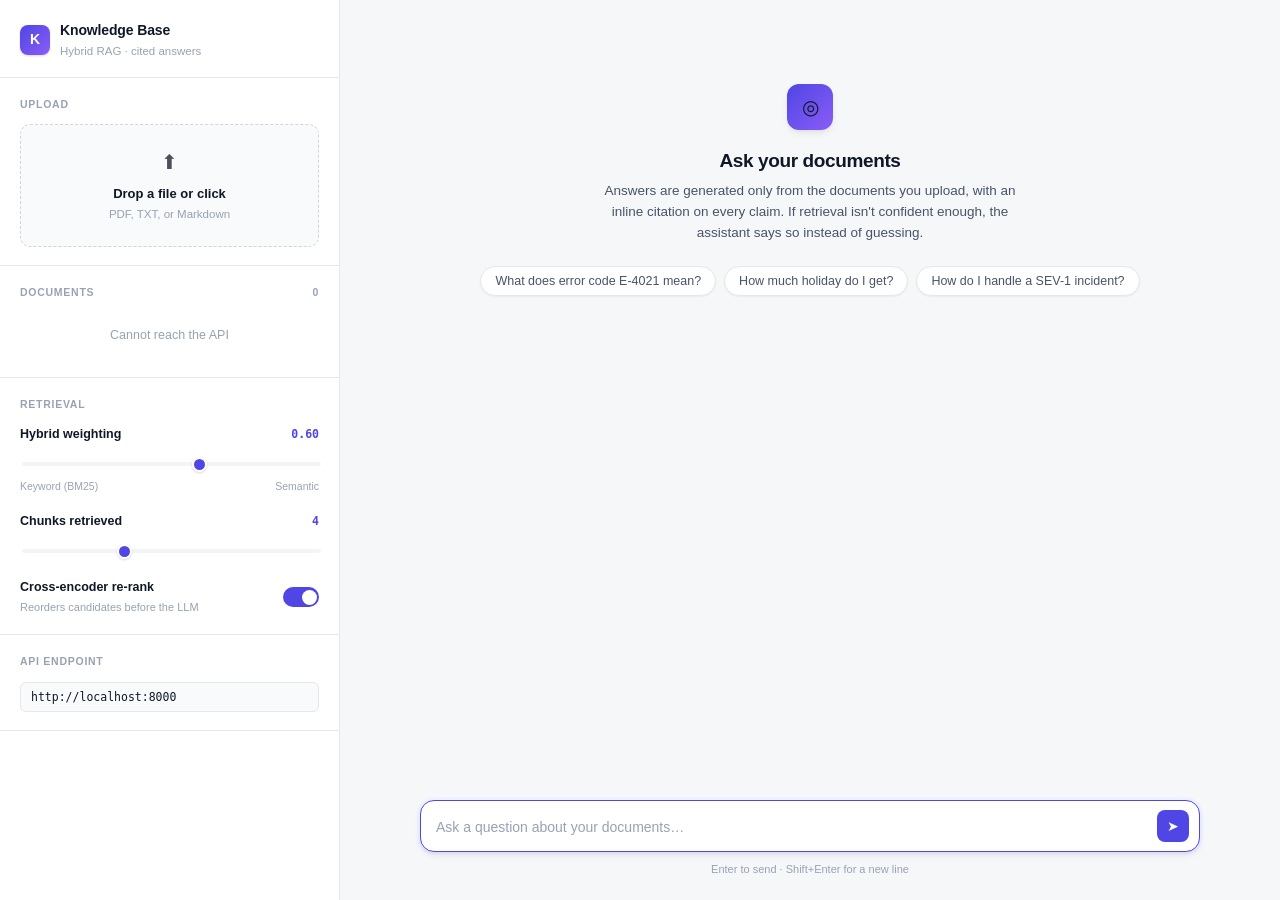
<file: frontend/index.html>
<!doctype html>
<html lang="en">
<head>
<meta charset="UTF-8" />
<meta name="viewport" content="width=device-width, initial-scale=1" />
<title>Knowledge Base — Hybrid RAG</title>
<style>
/* ============================================================
   Design tokens
   ============================================================ */
:root {
  --bg:            #f6f7f9;
  --surface:       #ffffff;
  --surface-2:     #f9fafb;
  --surface-3:     #f2f4f7;
  --border:        #e4e7ec;
  --border-strong: #d0d5dd;

  --text:          #101828;
  --text-2:        #475467;
  --text-3:        #98a2b3;

  --accent:        #4f46e5;
  --accent-hover:  #4338ca;
  --accent-soft:   #eef2ff;
  --accent-border: #c7d2fe;

  --success:       #059669;
  --success-soft:  #ecfdf5;
  --warn:          #b54708;
  --warn-soft:     #fffaeb;
  --warn-border:   #fedf89;
  --danger:        #d92d20;
  --danger-soft:   #fef3f2;

  --radius-sm: 6px;
  --radius:    10px;
  --radius-lg: 14px;

  --shadow-xs: 0 1px 2px rgba(16,24,40,.05);
  --shadow-sm: 0 1px 3px rgba(16,24,40,.10), 0 1px 2px rgba(16,24,40,.06);
  --shadow-md: 0 4px 8px -2px rgba(16,24,40,.10), 0 2px 4px -2px rgba(16,24,40,.06);
  --shadow-lg: 0 12px 16px -4px rgba(16,24,40,.08), 0 4px 6px -2px rgba(16,24,40,.03);

  --sans: -apple-system, BlinkMacSystemFont, 'Segoe UI', Inter, Roboto, sans-serif;
  --mono: ui-monospace, SFMono-Regular, 'SF Mono', Menlo, monospace;
}

@media (prefers-color-scheme: dark) {
  :root {
    --bg:            #0c0e12;
    --surface:       #15181e;
    --surface-2:     #1a1e26;
    --surface-3:     #22262f;
    --border:        #262b34;
    --border-strong: #343a45;

    --text:          #f5f6f7;
    --text-2:        #a3aab8;
    --text-3:        #6b7280;

    --accent:        #7c74ff;
    --accent-hover:  #948dff;
    --accent-soft:   #1e1b4b;
    --accent-border: #3730a3;

    --success:       #34d399;
    --success-soft:  #052e22;
    --warn:          #fdb022;
    --warn-soft:     #2b1d05;
    --warn-border:   #5c3d09;
    --danger:        #f97066;
    --danger-soft:   #2d1210;

    --shadow-xs: 0 1px 2px rgba(0,0,0,.30);
    --shadow-sm: 0 1px 3px rgba(0,0,0,.40);
    --shadow-md: 0 4px 8px -2px rgba(0,0,0,.45);
    --shadow-lg: 0 12px 16px -4px rgba(0,0,0,.50);
  }
}

* { box-sizing: border-box; }

html, body {
  height: 100%;
  margin: 0;
}

body {
  background: var(--bg);
  color: var(--text);
  font-family: var(--sans);
  font-size: 14px;
  line-height: 1.55;
  -webkit-font-smoothing: antialiased;
}

/* ============================================================
   Layout
   ============================================================ */
.app {
  display: grid;
  grid-template-columns: 340px 1fr;
  height: 100vh;
  overflow: hidden;
}

.sidebar {
  background: var(--surface);
  border-right: 1px solid var(--border);
  display: flex;
  flex-direction: column;
  overflow-y: auto;
}

.main {
  display: flex;
  flex-direction: column;
  min-width: 0;
  overflow: hidden;
}

/* ============================================================
   Brand / headers
   ============================================================ */
.brand {
  padding: 20px 20px 16px;
  border-bottom: 1px solid var(--border);
}

.brand-row { display: flex; align-items: center; gap: 10px; }

.brand-mark {
  width: 30px; height: 30px;
  border-radius: 8px;
  background: linear-gradient(135deg, var(--accent), #8b5cf6);
  display: grid; place-items: center;
  color: #fff; font-weight: 700; font-size: 14px;
  box-shadow: var(--shadow-sm);
  flex-shrink: 0;
}

.brand-title { font-size: 14px; font-weight: 650; letter-spacing: -.01em; }
.brand-sub   { font-size: 11.5px; color: var(--text-3); margin-top: 1px; }

.section { padding: 18px 20px; border-bottom: 1px solid var(--border); }

.section-title {
  font-size: 10.5px;
  font-weight: 650;
  text-transform: uppercase;
  letter-spacing: .07em;
  color: var(--text-3);
  margin: 0 0 12px;
  display: flex;
  align-items: center;
  justify-content: space-between;
}

/* ============================================================
   Upload dropzone
   ============================================================ */
.dropzone {
  border: 1.5px dashed var(--border-strong);
  border-radius: var(--radius);
  padding: 22px 16px;
  text-align: center;
  cursor: pointer;
  background: var(--surface-2);
  transition: border-color .15s, background .15s, transform .15s;
}
.dropzone:hover { border-color: var(--accent); background: var(--accent-soft); }
.dropzone.dragging {
  border-color: var(--accent);
  background: var(--accent-soft);
  transform: scale(1.015);
}
.dropzone.busy { pointer-events: none; opacity: .65; }

.dropzone-icon { font-size: 20px; opacity: .75; }
.dropzone-text { font-size: 13px; font-weight: 550; margin-top: 6px; }
.dropzone-hint { font-size: 11.5px; color: var(--text-3); margin-top: 2px; }

/* ============================================================
   Document list
   ============================================================ */
.doc {
  display: flex;
  align-items: center;
  gap: 10px;
  padding: 9px 10px;
  border-radius: var(--radius-sm);
  transition: background .12s;
}
.doc:hover { background: var(--surface-3); }
.doc + .doc { margin-top: 2px; }

.doc-icon {
  width: 26px; height: 26px;
  border-radius: 6px;
  background: var(--surface-3);
  display: grid; place-items: center;
  font-size: 12px;
  flex-shrink: 0;
}
.doc-body { min-width: 0; flex: 1; }
.doc-name {
  font-size: 12.5px; font-weight: 550;
  white-space: nowrap; overflow: hidden; text-overflow: ellipsis;
}
.doc-meta { font-size: 11px; color: var(--text-3); }

.doc-delete {
  opacity: 0;
  border: none; background: none; cursor: pointer;
  color: var(--text-3); font-size: 15px; line-height: 1;
  padding: 4px 6px; border-radius: 5px;
  transition: opacity .12s, color .12s, background .12s;
}
.doc:hover .doc-delete { opacity: 1; }
.doc-delete:hover { color: var(--danger); background: var(--danger-soft); }

.empty {
  font-size: 12.5px; color: var(--text-3);
  text-align: center; padding: 14px 8px;
}

/* ============================================================
   Controls
   ============================================================ */
.control + .control { margin-top: 18px; }

.control-head {
  display: flex; align-items: baseline; justify-content: space-between;
  margin-bottom: 7px;
}
.control-label { font-size: 12.5px; font-weight: 550; }
.control-value {
  font-size: 11.5px; font-family: var(--mono);
  color: var(--accent); font-weight: 600;
}

input[type="range"] {
  width: 100%; height: 4px;
  -webkit-appearance: none; appearance: none;
  background: var(--surface-3);
  border-radius: 999px;
  outline: none;
}
input[type="range"]::-webkit-slider-thumb {
  -webkit-appearance: none; appearance: none;
  width: 15px; height: 15px; border-radius: 50%;
  background: var(--accent);
  border: 2px solid var(--surface);
  box-shadow: var(--shadow-sm);
  cursor: pointer;
}
input[type="range"]::-moz-range-thumb {
  width: 15px; height: 15px; border-radius: 50%;
  background: var(--accent);
  border: 2px solid var(--surface);
  cursor: pointer;
}

.scale {
  display: flex; justify-content: space-between;
  font-size: 10.5px; color: var(--text-3); margin-top: 5px;
}

.toggle-row {
  display: flex; align-items: center; justify-content: space-between;
  gap: 10px;
}
.toggle-desc { font-size: 11px; color: var(--text-3); margin-top: 2px; }

.switch { position: relative; width: 36px; height: 20px; flex-shrink: 0; }
.switch input { opacity: 0; width: 0; height: 0; }
.switch-track {
  position: absolute; inset: 0;
  background: var(--border-strong);
  border-radius: 999px; cursor: pointer;
  transition: background .18s;
}
.switch-track::before {
  content: ""; position: absolute;
  width: 15px; height: 15px; left: 2.5px; top: 2.5px;
  background: #fff; border-radius: 50%;
  transition: transform .18s;
  box-shadow: var(--shadow-xs);
}
.switch input:checked + .switch-track { background: var(--accent); }
.switch input:checked + .switch-track::before { transform: translateX(16px); }

/* ============================================================
   Chat
   ============================================================ */
.thread {
  flex: 1;
  overflow-y: auto;
  padding: 28px 32px 8px;
}
.thread-inner { max-width: 780px; margin: 0 auto; }

.welcome { text-align: center; padding: 56px 20px; }
.welcome-mark {
  width: 46px; height: 46px; margin: 0 auto 16px;
  border-radius: 12px;
  background: linear-gradient(135deg, var(--accent), #8b5cf6);
  display: grid; place-items: center;
  font-size: 20px; box-shadow: var(--shadow-md);
}
.welcome h2 { margin: 0 0 6px; font-size: 19px; letter-spacing: -.02em; }
.welcome p { margin: 0 auto; color: var(--text-2); max-width: 420px; font-size: 13.5px; }

.samples {
  display: flex; flex-wrap: wrap; gap: 8px;
  justify-content: center; margin-top: 22px;
}
.sample {
  background: var(--surface); border: 1px solid var(--border);
  border-radius: 999px; padding: 7px 14px;
  font-size: 12.5px; color: var(--text-2);
  cursor: pointer; transition: all .14s;
  box-shadow: var(--shadow-xs);
}
.sample:hover {
  border-color: var(--accent-border); color: var(--accent);
  background: var(--accent-soft); transform: translateY(-1px);
}

.msg { margin-bottom: 26px; animation: rise .26s ease-out; }
@keyframes rise {
  from { opacity: 0; transform: translateY(6px); }
  to   { opacity: 1; transform: none; }
}

.msg-user { display: flex; justify-content: flex-end; }
.bubble-user {
  background: var(--accent); color: #fff;
  padding: 10px 15px;
  border-radius: 14px 14px 3px 14px;
  max-width: 82%;
  box-shadow: var(--shadow-sm);
  font-size: 13.5px;
}

.answer {
  background: var(--surface);
  border: 1px solid var(--border);
  border-radius: var(--radius-lg);
  padding: 18px 20px;
  box-shadow: var(--shadow-sm);
}
.answer.abstained {
  background: var(--warn-soft);
  border-color: var(--warn-border);
}

.answer-head {
  display: flex; align-items: center; gap: 8px;
  margin-bottom: 11px;
  font-size: 11px; font-weight: 600;
  text-transform: uppercase; letter-spacing: .05em;
  color: var(--text-3);
}
.answer-dot {
  width: 6px; height: 6px; border-radius: 50%;
  background: var(--success);
}
.answer.abstained .answer-dot { background: var(--warn); }

.answer-text { font-size: 14px; color: var(--text); white-space: pre-wrap; }

/* Inline citation chip */
.cite {
  display: inline-block;
  min-width: 17px; height: 17px;
  padding: 0 4px; margin: 0 1px;
  background: var(--accent-soft);
  color: var(--accent);
  border: 1px solid var(--accent-border);
  border-radius: 5px;
  font-size: 10.5px; font-weight: 650;
  line-height: 15px; text-align: center;
  vertical-align: 1px;
  cursor: pointer;
  transition: all .13s;
}
.cite:hover {
  background: var(--accent); color: #fff;
  transform: translateY(-1px);
}

/* ============================================================
   Stats strip
   ============================================================ */
.stats {
  display: flex; flex-wrap: wrap; gap: 18px;
  align-items: center;
  margin-top: 16px; padding-top: 14px;
  border-top: 1px solid var(--border);
}

.stat-label {
  font-size: 9.5px; text-transform: uppercase; letter-spacing: .06em;
  color: var(--text-3); font-weight: 600;
}
.stat-value {
  font-size: 12.5px; font-weight: 600; font-family: var(--mono);
  margin-top: 1px;
}

.conf { min-width: 172px; }
.conf-bar {
  position: relative;
  height: 5px; border-radius: 999px;
  background: var(--surface-3);
  margin-top: 5px; overflow: visible;
}
.conf-fill {
  height: 100%; border-radius: 999px;
  transition: width .5s cubic-bezier(.4,0,.2,1);
}
/* The abstention threshold, drawn on the bar so you can see how close an
   answer came to being refused. */
.conf-threshold {
  position: absolute; top: -3px; bottom: -3px;
  width: 2px; border-radius: 1px;
  background: var(--text-3); opacity: .55;
}
.conf-legend { font-size: 9.5px; color: var(--text-3); margin-top: 4px; }

/* ============================================================
   Sources
   ============================================================ */
.sources { margin-top: 14px; }

.sources-toggle {
  display: flex; align-items: center; gap: 6px;
  background: none; border: none; padding: 0;
  color: var(--text-2); font-size: 12px; font-weight: 550;
  cursor: pointer; font-family: inherit;
}
.sources-toggle:hover { color: var(--accent); }
.sources-caret { transition: transform .18s; font-size: 9px; }
.sources-toggle[aria-expanded="true"] .sources-caret { transform: rotate(90deg); }

.sources-list { margin-top: 10px; display: none; }
.sources-list.open { display: block; }

.source {
  background: var(--surface-2);
  border: 1px solid var(--border);
  border-radius: var(--radius);
  padding: 11px 13px;
  transition: border-color .2s, box-shadow .2s, background .2s;
}
.source + .source { margin-top: 8px; }
.source.flash {
  border-color: var(--accent);
  box-shadow: 0 0 0 3px var(--accent-soft);
}
.source.unused { opacity: .58; }

.source-head {
  display: flex; align-items: center; gap: 8px; margin-bottom: 6px;
  flex-wrap: wrap;
}
.source-num {
  width: 18px; height: 18px; border-radius: 5px;
  background: var(--accent); color: #fff;
  font-size: 10.5px; font-weight: 650;
  display: grid; place-items: center; flex-shrink: 0;
}
.source.unused .source-num { background: var(--text-3); }

.source-file { font-size: 12.5px; font-weight: 600; }
.source-loc  { font-size: 11px; color: var(--text-3); }

.source-scores { display: flex; gap: 5px; margin-left: auto; }
.score-pill {
  font-size: 9.5px; font-family: var(--mono);
  padding: 2px 6px; border-radius: 999px;
  background: var(--surface-3); color: var(--text-2);
  white-space: nowrap;
}
.score-pill.rr { background: var(--accent-soft); color: var(--accent); }

.source-text {
  font-size: 12px; color: var(--text-2); line-height: 1.6;
  max-height: 62px; overflow: hidden; position: relative;
  cursor: pointer;
}
.source-text.expanded { max-height: none; }
.source-text:not(.expanded)::after {
  content: ""; position: absolute; left: 0; right: 0; bottom: 0; height: 26px;
  background: linear-gradient(transparent, var(--surface-2));
}

/* ============================================================
   Composer
   ============================================================ */
.composer { padding: 12px 32px 22px; }
.composer-inner { max-width: 780px; margin: 0 auto; }

.composer-box {
  display: flex; gap: 9px; align-items: flex-end;
  background: var(--surface);
  border: 1px solid var(--border-strong);
  border-radius: var(--radius-lg);
  padding: 9px 10px 9px 15px;
  box-shadow: var(--shadow-md);
  transition: border-color .15s, box-shadow .15s;
}
.composer-box:focus-within {
  border-color: var(--accent);
  box-shadow: var(--shadow-md), 0 0 0 3px var(--accent-soft);
}

#question {
  flex: 1; border: none; outline: none; resize: none;
  background: transparent; color: var(--text);
  font-family: inherit; font-size: 14px; line-height: 1.5;
  max-height: 160px; padding: 4px 0;
}
#question::placeholder { color: var(--text-3); }

.send {
  width: 32px; height: 32px; border-radius: 8px;
  border: none; background: var(--accent); color: #fff;
  cursor: pointer; flex-shrink: 0;
  display: grid; place-items: center; font-size: 14px;
  transition: background .14s, transform .14s;
}
.send:hover:not(:disabled) { background: var(--accent-hover); transform: translateY(-1px); }
.send:disabled { opacity: .4; cursor: not-allowed; }

.composer-hint {
  font-size: 11px; color: var(--text-3);
  text-align: center; margin-top: 9px;
}

/* ============================================================
   Misc
   ============================================================ */
.thinking { display: flex; gap: 4px; padding: 3px 0; }
.thinking span {
  width: 6px; height: 6px; border-radius: 50%;
  background: var(--text-3);
  animation: bounce 1.3s infinite;
}
.thinking span:nth-child(2) { animation-delay: .16s; }
.thinking span:nth-child(3) { animation-delay: .32s; }
@keyframes bounce {
  0%, 60%, 100% { transform: translateY(0); opacity: .4; }
  30%           { transform: translateY(-4px); opacity: 1; }
}

.toast {
  position: fixed; bottom: 22px; left: 50%;
  transform: translateX(-50%) translateY(70px);
  background: var(--text); color: var(--bg);
  padding: 9px 17px; border-radius: 999px;
  font-size: 12.5px; font-weight: 550;
  box-shadow: var(--shadow-lg);
  transition: transform .28s cubic-bezier(.4,0,.2,1);
  z-index: 60; pointer-events: none;
}
.toast.show { transform: translateX(-50%) translateY(0); }
.toast.error { background: var(--danger); color: #fff; }

.api-input {
  width: 100%; padding: 7px 10px;
  border: 1px solid var(--border); border-radius: var(--radius-sm);
  background: var(--surface-2); color: var(--text);
  font-family: var(--mono); font-size: 11.5px; outline: none;
}
.api-input:focus { border-color: var(--accent); }

.footnote {
  padding: 14px 20px; font-size: 10.5px;
  color: var(--text-3); line-height: 1.5;
}

@media (max-width: 900px) {
  .app { grid-template-columns: 1fr; }
  .sidebar { display: none; }
  .thread, .composer { padding-left: 16px; padding-right: 16px; }
}
</style>
</head>
<body>

<div class="app">
  <!-- ============ Sidebar ============ -->
  <aside class="sidebar">
    <div class="brand">
      <div class="brand-row">
        <div class="brand-mark">K</div>
        <div>
          <div class="brand-title">Knowledge Base</div>
          <div class="brand-sub">Hybrid RAG · cited answers</div>
        </div>
      </div>
    </div>

    <div class="section">
      <div class="section-title">Upload</div>
      <div class="dropzone" id="dropzone">
        <div class="dropzone-icon">⬆</div>
        <div class="dropzone-text">Drop a file or click</div>
        <div class="dropzone-hint">PDF, TXT, or Markdown</div>
      </div>
      <input type="file" id="fileInput" accept=".pdf,.txt,.md" hidden />
    </div>

    <div class="section">
      <div class="section-title">
        <span>Documents</span>
        <span id="docCount" style="font-weight:600">0</span>
      </div>
      <div id="docList"><div class="empty">No documents indexed</div></div>
    </div>

    <div class="section">
      <div class="section-title">Retrieval</div>

      <div class="control">
        <div class="control-head">
          <span class="control-label">Hybrid weighting</span>
          <span class="control-value" id="alphaValue">0.60</span>
        </div>
        <input type="range" id="alpha" min="0" max="1" step="0.05" value="0.6" />
        <div class="scale"><span>Keyword (BM25)</span><span>Semantic</span></div>
      </div>

      <div class="control">
        <div class="control-head">
          <span class="control-label">Chunks retrieved</span>
          <span class="control-value" id="topKValue">4</span>
        </div>
        <input type="range" id="topK" min="1" max="10" step="1" value="4" />
      </div>

      <div class="control">
        <div class="toggle-row">
          <div>
            <div class="control-label">Cross-encoder re-rank</div>
            <div class="toggle-desc">Reorders candidates before the LLM</div>
          </div>
          <label class="switch">
            <input type="checkbox" id="rerank" checked />
            <span class="switch-track"></span>
          </label>
        </div>
      </div>
    </div>

    <div class="section">
      <div class="section-title">API endpoint</div>
      <input class="api-input" id="apiBase" value="http://localhost:8000" />
    </div>

    <div class="footnote" id="modelInfo"></div>
  </aside>

  <!-- ============ Main ============ -->
  <main class="main">
    <div class="thread" id="thread">
      <div class="thread-inner" id="threadInner">
        <div class="welcome" id="welcome">
          <div class="welcome-mark">◎</div>
          <h2>Ask your documents</h2>
          <p>
            Answers are generated only from the documents you upload, with an
            inline citation on every claim. If retrieval isn't confident enough,
            the assistant says so instead of guessing.
          </p>
          <div class="samples" id="samples"></div>
        </div>
      </div>
    </div>

    <div class="composer">
      <div class="composer-inner">
        <div class="composer-box">
          <textarea id="question" rows="1"
            placeholder="Ask a question about your documents…"></textarea>
          <button class="send" id="sendBtn" title="Send">➤</button>
        </div>
        <div class="composer-hint">
          Enter to send · Shift+Enter for a new line
        </div>
      </div>
    </div>
  </main>
</div>

<div class="toast" id="toast"></div>

<script>
/* ============================================================
   State + helpers
   ============================================================ */
const $ = (id) => document.getElementById(id);
const apiBase = () => $('apiBase').value.replace(/\/+$/, '');

let serverConfig = null;
let busy = false;
let answerSeq = 0;

const SAMPLES = [
  'What does error code E-4021 mean?',
  'How much holiday do I get?',
  'How do I handle a SEV-1 incident?',
];

function escapeHtml(str) {
  return String(str).replace(/[&<>"']/g, (c) => (
    { '&': '&amp;', '<': '&lt;', '>': '&gt;', '"': '&quot;', "'": '&#39;' }[c]
  ));
}

function toast(message, isError = false) {
  const el = $('toast');
  el.textContent = message;
  el.className = 'toast show' + (isError ? ' error' : '');
  clearTimeout(el._timer);
  el._timer = setTimeout(() => { el.className = 'toast'; }, 3200);
}

function scrollThread() {
  const thread = $('thread');
  thread.scrollTop = thread.scrollHeight;
}

/* ============================================================
   Bootstrap
   ============================================================ */
async function loadConfig() {
  try {
    const res = await fetch(`${apiBase()}/config`);
    if (!res.ok) return;
    serverConfig = await res.json();

    $('alpha').value = serverConfig.hybrid_alpha;
    $('alphaValue').textContent = Number(serverConfig.hybrid_alpha).toFixed(2);
    $('topK').value = serverConfig.top_k;
    $('topKValue').textContent = serverConfig.top_k;

    $('modelInfo').innerHTML =
      `<strong>Embeddings</strong> ${escapeHtml(serverConfig.embedding_model)}<br>` +
      `<strong>Re-ranker</strong> ${escapeHtml(serverConfig.reranker_model.split('/').pop())}<br>` +
      `<strong>Generation</strong> ${escapeHtml(serverConfig.generation_model)}`;
  } catch {
    /* Backend not up yet; the endpoint field lets the user point elsewhere. */
  }
}

async function loadDocs() {
  const list = $('docList');
  try {
    const res = await fetch(`${apiBase()}/documents`);
    const data = await res.json();
    const docs = data.documents || [];

    $('docCount').textContent = docs.length;

    if (!docs.length) {
      list.innerHTML = '<div class="empty">No documents indexed</div>';
      return;
    }

    list.innerHTML = '';
    for (const doc of docs) {
      const row = document.createElement('div');
      row.className = 'doc';
      row.innerHTML = `
        <div class="doc-icon">${doc.filename.toLowerCase().endsWith('.pdf') ? '▤' : '▦'}</div>
        <div class="doc-body">
          <div class="doc-name" title="${escapeHtml(doc.filename)}">${escapeHtml(doc.filename)}</div>
          <div class="doc-meta">${doc.num_chunks} chunks · ${doc.num_pages} page${doc.num_pages === 1 ? '' : 's'}</div>
        </div>
        <button class="doc-delete" title="Remove">×</button>`;
      row.querySelector('.doc-delete').onclick = async () => {
        await fetch(`${apiBase()}/documents/${doc.document_id}`, { method: 'DELETE' });
        toast(`Removed ${doc.filename}`);
        loadDocs();
      };
      list.appendChild(row);
    }
  } catch {
    list.innerHTML = '<div class="empty">Cannot reach the API</div>';
    $('docCount').textContent = '0';
  }
}

/* ============================================================
   Upload
   ============================================================ */
async function upload(file) {
  if (!file) return;
  const zone = $('dropzone');
  zone.classList.add('busy');
  zone.querySelector('.dropzone-text').textContent = 'Indexing…';
  zone.querySelector('.dropzone-hint').textContent = file.name;

  try {
    const form = new FormData();
    form.append('file', file);
    const res = await fetch(`${apiBase()}/documents/upload`, { method: 'POST', body: form });
    const data = await res.json();
    if (!res.ok) throw new Error(data.detail || 'Upload failed');
    toast(data.message);
    loadDocs();
  } catch (err) {
    toast(err.message, true);
  } finally {
    zone.classList.remove('busy');
    zone.querySelector('.dropzone-text').textContent = 'Drop a file or click';
    zone.querySelector('.dropzone-hint').textContent = 'PDF, TXT, or Markdown';
  }
}

(function wireDropzone() {
  const zone = $('dropzone');
  zone.onclick = () => $('fileInput').click();
  $('fileInput').onchange = (e) => {
    upload(e.target.files[0]);
    e.target.value = '';
  };
  ['dragenter', 'dragover'].forEach((type) =>
    zone.addEventListener(type, (e) => {
      e.preventDefault();
      zone.classList.add('dragging');
    })
  );
  ['dragleave', 'drop'].forEach((type) =>
    zone.addEventListener(type, (e) => {
      e.preventDefault();
      zone.classList.remove('dragging');
    })
  );
  zone.addEventListener('drop', (e) => upload(e.dataTransfer.files[0]));
})();

/* ============================================================
   Rendering
   ============================================================ */

/** Replace [n] markers with clickable chips that jump to the source card. */
function renderCitations(answer, seq, validCitations) {
  return escapeHtml(answer).replace(/\[(\d+)\]/g, (match, num) => {
    if (!validCitations.has(Number(num))) return match;
    return `<span class="cite" data-seq="${seq}" data-cite="${num}" ` +
           `title="Jump to source ${num}">${num}</span>`;
  });
}

function confidenceColor(value, threshold) {
  if (value < threshold) return 'var(--warn)';
  if (value < 0.55) return '#f59e0b';
  return 'var(--success)';
}

function renderStats(stats) {
  if (!stats) return '';
  const pct = Math.round(stats.confidence * 100);
  const color = confidenceColor(stats.confidence, stats.confidence_threshold);
  const thresholdPct = stats.confidence_threshold * 100;

  return `
    <div class="stats">
      <div class="conf">
        <div class="stat-label">Retrieval confidence</div>
        <div class="stat-value" style="color:${color}">${pct}%</div>
        <div class="conf-bar">
          <div class="conf-fill" style="width:${pct}%;background:${color}"></div>
          <div class="conf-threshold" style="left:${thresholdPct}%"
               title="Abstention threshold"></div>
        </div>
        <div class="conf-legend">
          cross-encoder · abstains below ${Math.round(thresholdPct)}%
          <em>and</em> ${Math.round(stats.vector_confidence_threshold * 100)}% semantic
        </div>
      </div>
      <div>
        <div class="stat-label">Semantic</div>
        <div class="stat-value">${Math.round(stats.semantic_confidence * 100)}%</div>
      </div>
      <div>
        <div class="stat-label">Weighting</div>
        <div class="stat-value">${stats.alpha.toFixed(2)}</div>
      </div>
      <div>
        <div class="stat-label">Candidates</div>
        <div class="stat-value">${stats.candidates_vector}v / ${stats.candidates_bm25}k</div>
      </div>
      <div>
        <div class="stat-label">Re-ranked</div>
        <div class="stat-value">${stats.reranked ? 'yes' : 'no'}</div>
      </div>
      <div>
        <div class="stat-label">Retrieval</div>
        <div class="stat-value">${stats.latency_ms} ms</div>
      </div>
    </div>`;
}

function renderSources(sources, seq, cited) {
  if (!sources.length) return '';

  const cards = sources.map((s) => {
    const used = cited.has(s.citation);
    const pills = [];
    if (s.rerank_score != null)
      pills.push(`<span class="score-pill rr">rr ${s.rerank_score.toFixed(2)}</span>`);
    if (s.vector_score != null)
      pills.push(`<span class="score-pill">vec ${s.vector_score.toFixed(2)}</span>`);
    if (s.bm25_score != null)
      pills.push(`<span class="score-pill">bm25 ${s.bm25_score.toFixed(1)}</span>`);

    return `
      <div class="source ${used ? '' : 'unused'}" id="src-${seq}-${s.citation}">
        <div class="source-head">
          <div class="source-num">${s.citation}</div>
          <div class="source-file">${escapeHtml(s.filename)}</div>
          <div class="source-loc">page ${s.page} · chunk ${s.chunk_index}${used ? '' : ' · not cited'}</div>
          <div class="source-scores">${pills.join('')}</div>
        </div>
        <div class="source-text">${escapeHtml(s.text)}</div>
      </div>`;
  }).join('');

  return `
    <div class="sources">
      <button class="sources-toggle" aria-expanded="false" data-seq="${seq}">
        <span class="sources-caret">▶</span>
        <span>${sources.length} source${sources.length === 1 ? '' : 's'} ·
        ${cited.size} cited</span>
      </button>
      <div class="sources-list" id="sources-${seq}">${cards}</div>
    </div>`;
}

function addUserMessage(text) {
  $('welcome')?.remove();
  const node = document.createElement('div');
  node.className = 'msg msg-user';
  node.innerHTML = `<div class="bubble-user">${escapeHtml(text)}</div>`;
  $('threadInner').appendChild(node);
  scrollThread();
}

function addThinking() {
  const node = document.createElement('div');
  node.className = 'msg';
  node.innerHTML = `
    <div class="answer">
      <div class="answer-head"><span class="answer-dot"></span>Searching</div>
      <div class="thinking"><span></span><span></span><span></span></div>
    </div>`;
  $('threadInner').appendChild(node);
  scrollThread();
  return node;
}

function renderAnswer(node, data) {
  const seq = ++answerSeq;
  const sources = data.sources || [];
  const valid = new Set(sources.map((s) => s.citation));

  // Which citations the model actually used, so uncited sources can be dimmed.
  const cited = new Set(
    [...(data.answer.match(/\[(\d+)\]/g) || [])]
      .map((m) => Number(m.slice(1, -1)))
      .filter((n) => valid.has(n))
  );

  node.innerHTML = `
    <div class="answer ${data.abstained ? 'abstained' : ''}">
      <div class="answer-head">
        <span class="answer-dot"></span>
        ${data.abstained ? 'Not enough information' : 'Answer'}
      </div>
      <div class="answer-text">${renderCitations(data.answer, seq, valid)}</div>
      ${renderStats(data.stats)}
      ${renderSources(sources, seq, cited)}
    </div>`;

  // Citation chip -> reveal and highlight the matching source card.
  node.querySelectorAll('.cite').forEach((chip) => {
    chip.onclick = () => {
      const list = $(`sources-${seq}`);
      const toggle = node.querySelector('.sources-toggle');
      list.classList.add('open');
      toggle.setAttribute('aria-expanded', 'true');

      const card = $(`src-${seq}-${chip.dataset.cite}`);
      card.scrollIntoView({ behavior: 'smooth', block: 'center' });
      card.classList.add('flash');
      setTimeout(() => card.classList.remove('flash'), 1400);
    };
  });

  const toggle = node.querySelector('.sources-toggle');
  if (toggle) {
    toggle.onclick = () => {
      const list = $(`sources-${seq}`);
      const open = list.classList.toggle('open');
      toggle.setAttribute('aria-expanded', String(open));
    };
  }

  node.querySelectorAll('.source-text').forEach((el) => {
    el.onclick = () => el.classList.toggle('expanded');
  });

  scrollThread();
}

/* ============================================================
   Ask
   ============================================================ */
async function ask() {
  const input = $('question');
  const question = input.value.trim();
  if (!question || busy) return;

  busy = true;
  $('sendBtn').disabled = true;
  input.value = '';
  input.style.height = 'auto';

  addUserMessage(question);
  const node = addThinking();

  try {
    const res = await fetch(`${apiBase()}/query`, {
      method: 'POST',
      headers: { 'Content-Type': 'application/json' },
      body: JSON.stringify({
        question,
        top_k: Number($('topK').value),
        alpha: Number($('alpha').value),
        use_reranker: $('rerank').checked,
      }),
    });
    const data = await res.json();
    if (!res.ok) throw new Error(data.detail || 'Query failed');
    renderAnswer(node, data);
  } catch (err) {
    node.innerHTML = `
      <div class="answer abstained">
        <div class="answer-head"><span class="answer-dot"></span>Error</div>
        <div class="answer-text">${escapeHtml(err.message)}</div>
      </div>`;
    toast(err.message, true);
  } finally {
    busy = false;
    $('sendBtn').disabled = false;
    input.focus();
  }
}

/* ============================================================
   Wiring
   ============================================================ */
$('alpha').oninput = (e) => {
  $('alphaValue').textContent = Number(e.target.value).toFixed(2);
};
$('topK').oninput = (e) => { $('topKValue').textContent = e.target.value; };

$('sendBtn').onclick = ask;

$('question').addEventListener('keydown', (e) => {
  if (e.key === 'Enter' && !e.shiftKey) {
    e.preventDefault();
    ask();
  }
});
$('question').addEventListener('input', (e) => {
  e.target.style.height = 'auto';
  e.target.style.height = Math.min(e.target.scrollHeight, 160) + 'px';
});

$('apiBase').onchange = () => { loadConfig(); loadDocs(); };

(function renderSamples() {
  const wrap = $('samples');
  if (!wrap) return;
  SAMPLES.forEach((text) => {
    const chip = document.createElement('button');
    chip.className = 'sample';
    chip.textContent = text;
    chip.onclick = () => {
      $('question').value = text;
      ask();
    };
    wrap.appendChild(chip);
  });
})();

loadConfig();
loadDocs();
$('question').focus();
</script>
</body>
</html>
</file>
